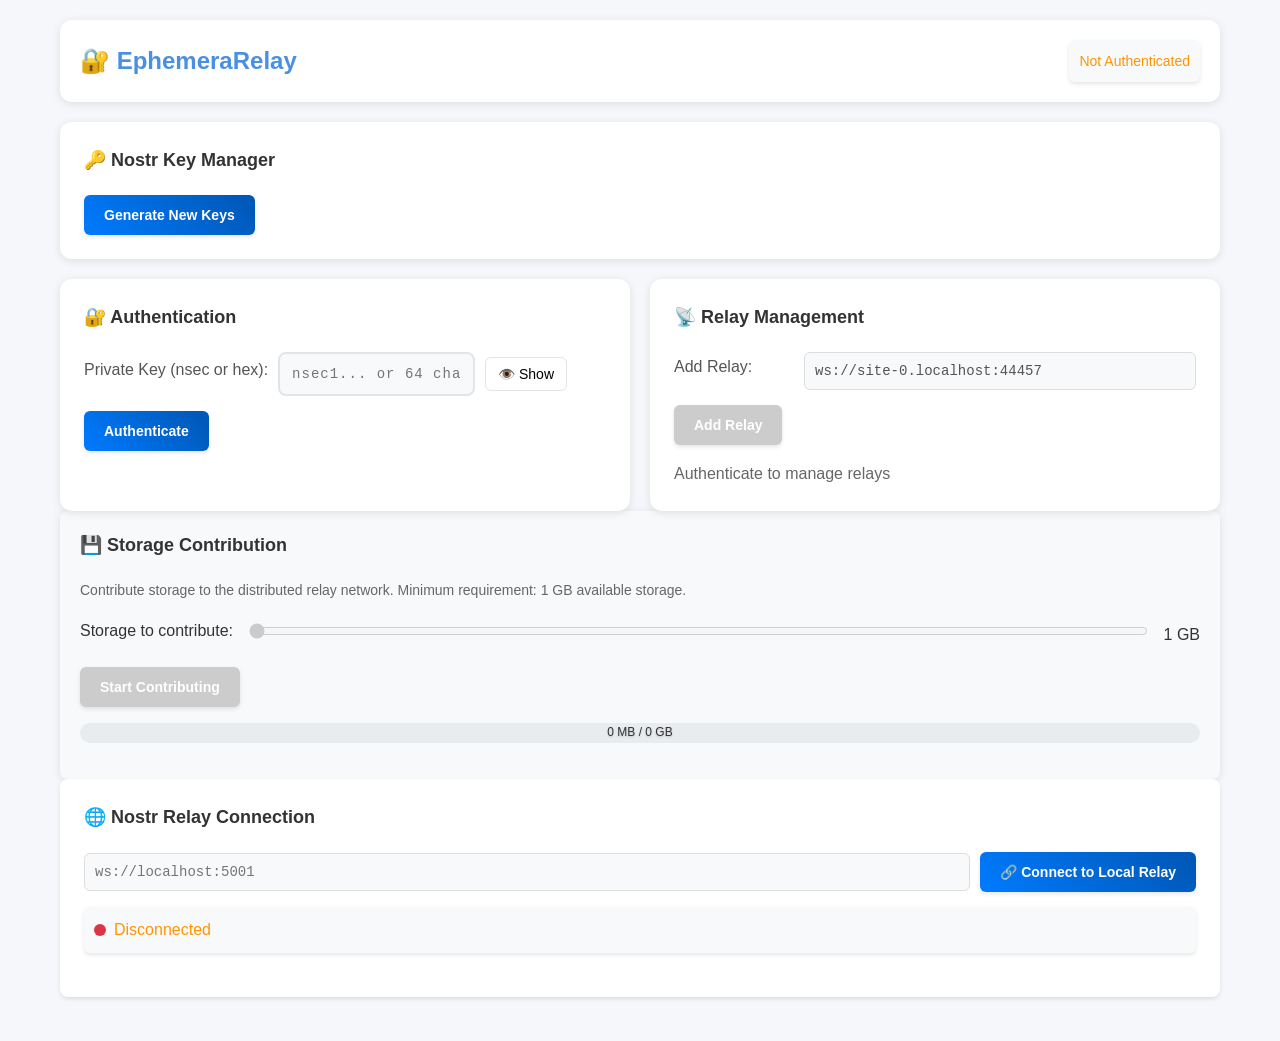
<file: public/nostr-interface.html>
<!DOCTYPE html>
<html>
<head>
    <meta charset="UTF-8">
    <meta http-equiv="Content-Type" content="text/html; charset=utf-8">
    <title>EphemeraRelay - Nostr Key Manager</title>
    <link rel="stylesheet" href="css/styles.css">
    <link rel="stylesheet" href="css/nostr-interface.css">
    <style>
        /* Additional styles for key management features */
        .key-manager-section {
            background: white;
            padding: 24px;
            border-radius: 12px;
            box-shadow: 0 2px 10px rgba(0,0,0,0.1);
            margin-bottom: 20px;
        }
        
        .key-actions {
            display: flex;
            gap: 10px;
            margin-top: 15px;
            flex-wrap: wrap;
        }
        
        .generated-keys {
            background: #f8f9fa;
            padding: 20px;
            border-radius: 8px;
            margin-top: 20px;
            font-family: 'Courier New', monospace;
            font-size: 12px;
            word-break: break-all;
            border: 2px solid #28a745;
        }
        
        .key-field {
            margin-bottom: 15px;
            position: relative;
        }
        
        .key-field strong {
            display: block;
            margin-bottom: 5px;
            color: #333;
            font-family: Arial, sans-serif;
        }
        
        .key-value {
            background: #fff;
            border: 1px solid #ddd;
            padding: 8px;
            border-radius: 4px;
            position: relative;
            font-family: 'Courier New', monospace;
            font-size: 11px;
            word-break: break-all;
        }
        
        .copy-btn {
            position: absolute;
            right: 5px;
            top: 5px;
            background: #007bff;
            color: white;
            border: none;
            padding: 4px 8px;
            border-radius: 3px;
            cursor: pointer;
            font-size: 10px;
            transition: background 0.2s;
        }
        
        .copy-btn:hover {
            background: #0056b3;
        }
        
        .copy-btn.copied {
            background: #28a745;
        }
        
        .warning {
            background: linear-gradient(45deg, #fff3cd, #ffeaa7);
            border: 2px solid #ffc107;
            color: #856404;
            padding: 15px;
            margin-bottom: 15px;
            border-radius: 8px;
            font-weight: bold;
            animation: pulse 2s infinite;
        }
        
        @keyframes pulse {
            0% { box-shadow: 0 0 0 0 rgba(255, 193, 7, 0.4); }
            70% { box-shadow: 0 0 0 10px rgba(255, 193, 7, 0); }
            100% { box-shadow: 0 0 0 0 rgba(255, 193, 7, 0); }
        }
        
        .success-message {
            background: linear-gradient(45deg, #d4edda, #c3e6cb);
            border: 2px solid #28a745;
            color: #155724;
            padding: 12px;
            margin: 15px 0;
            border-radius: 6px;
            animation: slideIn 0.3s ease-out;
        }
        
        @keyframes slideIn {
            from { transform: translateY(-10px); opacity: 0; }
            to { transform: translateY(0); opacity: 1; }
        }
        
        .error-message {
            background: linear-gradient(45deg, #f8d7da, #f5c6cb);
            border: 2px solid #dc3545;
            color: #721c24;
            padding: 12px;
            margin: 15px 0;
            border-radius: 6px;
            animation: shake 0.5s ease-in-out;
        }
        
        @keyframes shake {
            0%, 100% { transform: translateX(0); }
            25% { transform: translateX(-5px); }
            75% { transform: translateX(5px); }
        }
        
        .hidden {
            display: none;
        }
        
        /* Override for the private key input to ensure proper styling */
        #privateKey {
            width: 100%;
            padding: 12px;
            border: 2px solid #e1e5e9;
            border-radius: 8px;
            font-size: 14px;
            font-family: 'Courier New', monospace;
            letter-spacing: 1px;
            background-color: #f8f9fa;
            transition: border-color 0.3s ease;
        }
        
        #privateKey:focus {
            outline: none;
            border-color: #4a90e2;
        }
        
        #privateKey.invalid {
            border-color: #dc3545;
            background-color: #fff5f5;
        }
        
        .key-input-wrapper {
            position: relative;
            display: flex;
            align-items: center;
            gap: 10px;
        }
        
        .key-input-wrapper input {
            flex: 1;
        }
        
        .toggle-visibility {
            background: white;
            border: 1px solid #e1e5e9;
            padding: 8px 12px;
            cursor: pointer;
            border-radius: 6px;
            font-size: 14px;
            transition: all 0.2s;
        }
        
        .toggle-visibility:hover {
            background-color: #f8f9fa;
            border-color: #4a90e2;
        }
        
        .primary-button {
            background: linear-gradient(45deg, #007bff, #0056b3);
            color: white;
            border: none;
            padding: 12px 20px;
            border-radius: 6px;
            cursor: pointer;
            font-weight: bold;
            transition: all 0.3s ease;
            box-shadow: 0 2px 4px rgba(0,0,0,0.1);
        }
        
        .primary-button:hover {
            transform: translateY(-2px);
            box-shadow: 0 4px 8px rgba(0,0,0,0.2);
        }
        
        .secondary-button {
            background: linear-gradient(45deg, #6c757d, #5a6268);
            color: white;
            border: none;
            padding: 10px 16px;
            border-radius: 6px;
            cursor: pointer;
            transition: all 0.3s ease;
        }
        
        .secondary-button:hover {
            transform: translateY(-1px);
            box-shadow: 0 2px 4px rgba(0,0,0,0.2);
        }
        
        .stats-row {
            display: flex;
            justify-content: space-between;
            margin-top: 15px;
            font-size: 12px;
            color: #666;
        }
        
        .stat-item {
            text-align: center;
        }
        
                 .stat-value {
             font-weight: bold;
             color: #333;
             display: block;
         }
         
         /* Modal styles */
         .save-modal {
             position: fixed;
             top: 0;
             left: 0;
             width: 100%;
             height: 100%;
             background: rgba(0,0,0,0.7);
             display: flex;
             justify-content: center;
             align-items: center;
             z-index: 1000;
         }
         
         .modal-content {
             background: white;
             padding: 30px;
             border-radius: 12px;
             max-width: 500px;
             width: 90%;
             max-height: 80vh;
             overflow-y: auto;
         }
         
         .save-options {
             display: grid;
             grid-template-columns: 1fr 1fr 1fr;
             gap: 15px;
             margin: 20px 0;
         }
         
         .save-option {
             padding: 15px;
             border: 2px solid #e1e5e9;
             border-radius: 8px;
             background: white;
             cursor: pointer;
             text-align: center;
             transition: all 0.3s ease;
         }
         
         .save-option:hover {
             border-color: #007bff;
             background: #f8f9fa;
         }
         
         .save-option small {
             display: block;
             color: #666;
             font-size: 12px;
             margin-top: 5px;
         }
         
         .file-options {
             margin: 20px 0;
             padding: 15px;
             background: #f8f9fa;
             border-radius: 8px;
         }
         
         .file-options label {
             display: block;
             margin: 10px 0;
         }
         
         .file-options input[type="text"] {
             width: 100%;
             padding: 8px;
             border: 1px solid #ddd;
             border-radius: 4px;
         }
         
         .modal-actions {
             display: flex;
             gap: 10px;
             justify-content: flex-end;
             margin-top: 20px;
         }
         
         /* Relay interface styles */
         .relay-controls {
             margin: 20px 0;
         }
         
         .input-group {
             display: flex;
             gap: 10px;
             margin-bottom: 15px;
             align-items: center;
         }
         
         .input-group input {
             flex: 1;
             padding: 10px;
             border: 1px solid #ddd;
             border-radius: 6px;
             font-family: monospace;
             background: #f8f9fa;
         }
         
         .status-indicator {
             display: flex;
             align-items: center;
             gap: 8px;
             padding: 10px;
             background: #f8f9fa;
             border-radius: 6px;
         }
         
         .status-dot {
             width: 12px;
             height: 12px;
             border-radius: 50%;
             display: inline-block;
         }
         
         .status-dot.online {
             background: #28a745;
             box-shadow: 0 0 10px rgba(40, 167, 69, 0.5);
         }
         
         .status-dot.offline {
             background: #dc3545;
         }
         
         .relay-info {
             margin-top: 20px;
             padding: 15px;
             background: #f8f9fa;
             border-radius: 8px;
         }
         
         .relay-stats {
             display: grid;
             gap: 10px;
             margin-top: 10px;
         }
         
         .message-controls {
             margin: 20px 0;
         }
         
         .message-controls textarea {
             width: 100%;
             padding: 10px;
             border: 1px solid #ddd;
             border-radius: 6px;
             margin-bottom: 10px;
             resize: vertical;
             min-height: 80px;
         }
         
         .messages-container {
             margin-top: 20px;
         }
         
         .messages-list {
             max-height: 400px;
             overflow-y: auto;
             border: 1px solid #ddd;
             border-radius: 6px;
             padding: 15px;
             background: #f8f9fa;
         }
         
         .message-item {
             padding: 10px;
             border-bottom: 1px solid #eee;
             margin-bottom: 10px;
         }
         
         .message-item:last-child {
             border-bottom: none;
             margin-bottom: 0;
         }
         
         .message-header {
             font-size: 12px;
             color: #666;
             margin-bottom: 5px;
         }
         
         .message-content {
             color: #333;
             line-height: 1.4;
         }
         
         /* Private key security styles */
         .private-key-hidden {
             font-family: monospace;
             letter-spacing: 2px;
             color: #666;
         }
         
         .reveal-btn {
             background: #ffc107;
             color: #000;
             border: none;
             padding: 5px 10px;
             border-radius: 4px;
             cursor: pointer;
             font-size: 12px;
             margin-left: 5px;
         }
         
         .reveal-btn:hover {
             background: #e0a800;
         }
         
         .private-key-revealed {
             background: #ffe6e6;
             padding: 5px;
             border-radius: 4px;
             border: 2px solid #ff6b6b;
         }
    </style>
</head>
<body>
    <div class="app-container">
        <!-- Header -->
        <header class="app-header">
            <div class="header-content">
                <h1>🔐 EphemeraRelay</h1>
                <div class="connection-status">
                    <span class="status-indicator" id="connectionStatus">Not Authenticated</span>
                </div>
            </div>
        </header>

        <!-- Key Manager Section -->
        <section class="key-manager-section">
            <h2>🔑 Nostr Key Manager</h2>
            
            <div class="key-actions">
                <button class="primary-button" onclick="generateKeyPair()">
                    Generate New Keys
                </button>
                <button class="secondary-button hidden" id="saveKeysBtn" onclick="saveToFile()">
                    💾 Save to USB/File
                </button>
                <button class="secondary-button hidden" id="hideKeysBtn" onclick="hideGeneratedKeys()">
                    Hide Keys
                </button>
            </div>
            
            <div id="messageArea"></div>
            
            <div id="generatedKeys" class="generated-keys hidden">
                <div class="warning" style="background: #fff3cd; border: 2px solid #ffeb3b; padding: 15px; border-radius: 8px; margin: 15px 0;">
                    🔐 <strong>CRITICAL SECURITY WARNING</strong> 🔐<br>
                    • Private keys are <strong>HIDDEN BY DEFAULT</strong> for your security<br>
                    • Click "👁️ Show" to reveal private keys when ready to save<br>
                    • <strong>NEVER share your private key</strong> with anyone<br>
                    • Save to multiple secure locations immediately<br>
                    • Private keys auto-hide after 30 seconds
                </div>
                
                <div class="key-field">
                    <strong>🔓 Public Key (npub):</strong>
                    <div class="key-value">
                        <span id="npubKey"></span>
                        <button class="copy-btn" onclick="copyToClipboard('npubKey', this)">📋 Copy</button>
                    </div>
                </div>
                
                <div class="key-field">
                    <strong>🔐 Private Key (nsec):</strong>
                    <div class="key-value">
                        <span id="nsecKey" class="private-key-hidden">•••••••••••••••••••••••••••••••••••••••••••••••••••••••••••••••</span>
                        <button class="copy-btn" onclick="copyToClipboard('nsecKey', this)">📋 Copy</button>
                        <button class="reveal-btn" onclick="togglePrivateKeyVisibility('nsecKey', this)">👁️ Show</button>
                    </div>
                </div>
                
                <div class="key-field">
                    <strong>🔓 Hex Public Key:</strong>
                    <div class="key-value">
                        <span id="hexPubKey"></span>
                        <button class="copy-btn" onclick="copyToClipboard('hexPubKey', this)">📋 Copy</button>
                    </div>
                </div>
                
                <div class="key-field">
                    <strong>🔐 Hex Private Key:</strong>
                    <div class="key-value">
                        <span id="hexPrivKey" class="private-key-hidden">•••••••••••••••••••••••••••••••••••••••••••••••••••••••••••••••</span>
                        <button class="copy-btn" onclick="copyToClipboard('hexPrivKey', this)">📋 Copy</button>
                        <button class="reveal-btn" onclick="togglePrivateKeyVisibility('hexPrivKey', this)">👁️ Show</button>
                    </div>
                </div>
                
                <div class="stats-row">
                    <div class="stat-item">
                        <span class="stat-value" id="keyStrength">256-bit</span>
                        <span>Security</span>
                    </div>
                    <div class="stat-item">
                        <span class="stat-value" id="keyTime">Just now</span>
                        <span>Generated</span>
                    </div>
                    <div class="stat-item">
                        <span class="stat-value" id="keyFormat">Bech32</span>
                        <span>Format</span>
                    </div>
                </div>
                
                <button class="primary-button" onclick="applyGeneratedKey()">
                    Apply Private Key to Form
                </button>
            </div>
        </section>

        <!-- Main Content -->
        <div class="main-content">
            <!-- Authentication Section -->
            <section id="authSection">
                <h2>🔐 Authentication</h2>
                
                <form id="authForm" onsubmit="authenticate(event); return false;">
                    <div class="input-group">
                        <label for="privateKey">Private Key (nsec or hex):</label>
                        <div class="key-input-wrapper">
                            <input 
                                type="password" 
                                id="privateKey" 
                                placeholder="nsec1... or 64 character hex"
                                autocomplete="off"
                                spellcheck="false"
                            >
                            <button type="button" class="toggle-visibility" onclick="toggleKeyVisibility()">
                                👁️ Show
                            </button>
                        </div>
                    </div>
                    
                    <button type="submit" class="primary-button" id="authButton">
                        Authenticate
                    </button>
                </form>
                
                <div id="authMessageArea"></div>
                
                <div id="keyInfo" class="key-info hidden">
                    <div class="info-row">
                        <label>Public Key:</label>
                        <span id="publicKeyDisplay"></span>
                    </div>
                </div>
            </section>

            <!-- Relay Management Section -->
            <section id="relaySection">
                <h2>📡 Relay Management</h2>
                
                <div class="input-group">
                    <label for="relayUrl">Add Relay:</label>
                    <input 
                        type="text" 
                        id="relayUrl" 
                        placeholder="wss://relay.example.com"
                        disabled
                    >
                </div>
                
                <button class="primary-button" onclick="addRelay()" disabled>
                    Add Relay
                </button>
                
                <div class="relay-list" id="relayList">
                    <p style="color: #666;">Authenticate to manage relays</p>
                </div>
            </section>
        </div>

        <!-- Storage Contribution Section -->
        <section class="storage-card">
            <h2>💾 Storage Contribution</h2>
            
            <div class="storage-description">
                Contribute storage to the distributed relay network. Minimum requirement: 1 GB available storage.
            </div>
            
            <div class="control-group">
                <label for="storageAmount">Storage to contribute:</label>
                <input 
                    type="range" 
                    id="storageAmount" 
                    min="1" 
                    max="10" 
                    value="1" 
                    disabled
                >
                <span id="storageValue">1 GB</span>
            </div>
            
            <button class="primary-button" id="contributeBtn" onclick="startContributing()" disabled>
                Start Contributing
            </button>
            
            <div class="storage-meter">
                <div class="meter-fill" id="storageMeter" style="width: 0%"></div>
                <span class="meter-text" id="storageText">0 MB / 0 GB</span>
            </div>
        </section>

        <!-- Relay Connection Section -->
        <section class="card">
            <h2>🌐 Nostr Relay Connection</h2>
            <div class="relay-controls">
                <div class="input-group">
                    <input type="text" id="relayUrl" placeholder="ws://localhost:5001" readonly>
                    <button onclick="connectToRelay()" id="connectBtn" class="primary-button">🔗 Connect to Local Relay</button>
                    <button onclick="disconnectFromRelay()" id="disconnectBtn" class="secondary-button" style="display: none">🔌 Disconnect</button>
                </div>
                <div id="relayStatus" class="status-indicator">
                    <span class="status-dot offline"></span>
                    <span>Disconnected</span>
                </div>
            </div>
            
            <div id="relayInfo" class="relay-info hidden">
                <h3>📊 Relay Information</h3>
                <div class="relay-stats">
                    <div class="stat-item">
                        <span class="stat-label">Connection Status:</span>
                        <span class="stat-value" id="connectionStatus">Offline</span>
                    </div>
                    <div class="stat-item">
                        <span class="stat-label">Events Buffered:</span>
                        <span class="stat-value" id="eventsBuffered">0</span>
                    </div>
                    <div class="stat-item">
                        <span class="stat-label">Connected Since:</span>
                        <span class="stat-value" id="connectedSince">-</span>
                    </div>
                </div>
            </div>
        </section>

        <!-- Message Interface Section -->
        <section class="card" id="messageSection" style="display: none">
            <h2>💬 Send Messages</h2>
            <div class="message-controls">
                <textarea id="messageInput" placeholder="Write your message here..." rows="3"></textarea>
                <button onclick="sendMessage()" class="primary-button">📤 Send Message</button>
            </div>
            
            <div id="messagesContainer" class="messages-container">
                <h3>📨 Recent Messages</h3>
                <div id="messagesList" class="messages-list">
                    <!-- Messages will appear here -->
                </div>
            </div>
        </section>
    </div>

    <script>
        // Global variables
        let currentKeyPair = null;
        let isAuthenticated = false;
        let privateKeyInput = null;
        let relay = null;
        
        // Local relay configuration
        const localRelayUrl = `ws://${window.location.hostname}:${window.location.port}`;
        console.log('Local relay URL detected:', localRelayUrl);

        // Bech32 implementation
        const BECH32_CHARSET = 'qpzry9x8gf2tvdw0s3jn54khce6mua7l';
        
        function bech32Encode(prefix, data) {
            function convertBits(data, fromBits, toBits, pad) {
                let acc = 0;
                let bits = 0;
                const ret = [];
                const maxv = (1 << toBits) - 1;
                
                for (let i = 0; i < data.length; i++) {
                    const value = data[i];
                    acc = (acc << fromBits) | value;
                    bits += fromBits;
                    
                    while (bits >= toBits) {
                        bits -= toBits;
                        ret.push((acc >> bits) & maxv);
                    }
                }
                
                if (pad && bits > 0) {
                    ret.push((acc << (toBits - bits)) & maxv);
                }
                
                return ret;
            }
            
            const values = Array.from(data);
            const words = convertBits(values, 8, 5, true);
            
            let result = prefix + '1';
            for (const word of words) {
                result += BECH32_CHARSET[word];
            }
            
            return result;
        }
        
        function bech32Decode(str) {
            const pos = str.lastIndexOf('1');
            if (pos < 1) return null;
            
            const prefix = str.substring(0, pos);
            const data = str.substring(pos + 1);
            
            const decoded = [];
            for (let i = 0; i < data.length; i++) {
                const d = BECH32_CHARSET.indexOf(data[i]);
                if (d === -1) return null;
                decoded.push(d);
            }
            
            function convertBits(data, fromBits, toBits, pad) {
                let acc = 0;
                let bits = 0;
                const ret = [];
                const maxv = (1 << toBits) - 1;
                
                for (let i = 0; i < data.length; i++) {
                    const value = data[i];
                    acc = (acc << fromBits) | value;
                    bits += fromBits;
                    
                    while (bits >= toBits) {
                        bits -= toBits;
                        ret.push((acc >> bits) & maxv);
                    }
                }
                
                if (!pad && bits > 0 && (acc << (toBits - bits)) & maxv) {
                    return null;
                }
                
                return ret;
            }
            
            const bytes = convertBits(decoded, 5, 8, false);
            return { prefix, data: new Uint8Array(bytes) };
        }
        
        // Key generation
        async function generateKeyPair() {
            console.log('🔄 Starting key generation...');
            try {
                showMessage('info', '🔄 Generating cryptographic keys...', 'messageArea');
                
                // Generate proper secp256k1 key pair
                const keyPair = await generateSecp256k1KeyPair();
                console.log('✅ Key pair generated:', keyPair);
                
                currentKeyPair = keyPair;
                displayGeneratedKeys();
                
                showMessage('success', '🎉 Keys generated successfully! Save them immediately.', 'messageArea');
                
            } catch (error) {
                console.error('❌ Key generation error:', error);
                showMessage('error', '❌ Failed to generate keys: ' + error.message, 'messageArea');
            }
        }
        
        async function generateSecp256k1KeyPair() {
            // Generate a cryptographically secure private key
            let privateKeyBytes;
            do {
                privateKeyBytes = new Uint8Array(32);
                crypto.getRandomValues(privateKeyBytes);
                // Ensure the private key is within the valid secp256k1 range
            } while (!isValidPrivateKey(privateKeyBytes));
            
            const privateKeyHex = Array.from(privateKeyBytes)
                .map(b => b.toString(16).padStart(2, '0'))
                .join('');
            
            // Generate the corresponding public key using secp256k1
            const publicKeyBytes = await derivePublicKey(privateKeyBytes);
            const publicKeyHex = Array.from(publicKeyBytes)
                .map(b => b.toString(16).padStart(2, '0'))
                .join('');
            
            const nsec = bech32Encode('nsec', privateKeyBytes);
            const npub = bech32Encode('npub', publicKeyBytes);
            
            return {
                privateKeyHex,
                publicKeyHex,
                nsec,
                npub
            };
        }
        
        function isValidPrivateKey(privateKeyBytes) {
            // Simple check: not all zeros and not all 255s
            const allZeros = privateKeyBytes.every(byte => byte === 0);
            const allOnes = privateKeyBytes.every(byte => byte === 255);
            return !allZeros && !allOnes;
        }
        
        async function derivePublicKey(privateKeyBytes) {
            // Simplified public key derivation (in production, use proper secp256k1 library)
            const hashBuffer = await crypto.subtle.digest('SHA-256', privateKeyBytes);
            const publicKeyBytes = new Uint8Array(hashBuffer);
            
            // Ensure it starts with 02 or 03 for compressed format
            publicKeyBytes[0] = 0x02;
            
            return publicKeyBytes;
        }
        
        function displayGeneratedKeys() {
            // Show public keys immediately
            document.getElementById('npubKey').textContent = currentKeyPair.npub;
            document.getElementById('hexPubKey').textContent = currentKeyPair.publicKeyHex;
            
            // Private keys remain hidden by default
            const nsecElement = document.getElementById('nsecKey');
            const hexPrivElement = document.getElementById('hexPrivKey');
            
            nsecElement.setAttribute('data-actual-value', currentKeyPair.nsec);
            hexPrivElement.setAttribute('data-actual-value', currentKeyPair.privateKeyHex);
            
            // Reset to hidden state
            nsecElement.textContent = '•••••••••••••••••••••••••••••••••••••••••••••••••••••••••••••••';
            hexPrivElement.textContent = '•••••••••••••••••••••••••••••••••••••••••••••••••••••••••••••••';
            nsecElement.className = 'private-key-hidden';
            hexPrivElement.className = 'private-key-hidden';
            
            // Update stats
            document.getElementById('keyTime').textContent = new Date().toLocaleTimeString();
            
            document.getElementById('generatedKeys').classList.remove('hidden');
            document.getElementById('saveKeysBtn').classList.remove('hidden');
            document.getElementById('hideKeysBtn').classList.remove('hidden');
        }
        
        function togglePrivateKeyVisibility(elementId, button) {
            const element = document.getElementById(elementId);
            const actualValue = element.getAttribute('data-actual-value');
            
            if (element.classList.contains('private-key-hidden')) {
                // Show the private key with warning
                if (confirm('⚠️ WARNING: You are about to reveal your private key!\n\nMake sure:\n• No one is looking at your screen\n• You are in a secure location\n• You will hide it again immediately after copying\n\nContinue?')) {
                    element.textContent = actualValue;
                    element.className = 'private-key-revealed';
                    button.textContent = '👁️ Hide';
                    button.style.background = '#dc3545';
                    
                    // Auto-hide after 30 seconds
                    setTimeout(() => {
                        hidePrivateKey(elementId, button);
                    }, 30000);
                }
            } else {
                hidePrivateKey(elementId, button);
            }
        }
        
        function hidePrivateKey(elementId, button) {
            const element = document.getElementById(elementId);
            element.textContent = '•••••••••••••••••••••••••••••••••••••••••••••••••••••••••••••••';
            element.className = 'private-key-hidden';
            button.textContent = '👁️ Show';
            button.style.background = '#ffc107';
        }
        
        function copyToClipboard(elementId, button) {
            const element = document.getElementById(elementId);
            const text = element.textContent;
            
            navigator.clipboard.writeText(text).then(() => {
                // Visual feedback
                button.textContent = '✅ Copied!';
                button.classList.add('copied');
                
                setTimeout(() => {
                    button.textContent = '📋 Copy';
                    button.classList.remove('copied');
                }, 2000);
                
                showMessage('success', `${elementId.replace(/([A-Z])/g, ' $1').replace(/^./, str => str.toUpperCase())} copied to clipboard!`);
            }).catch(err => {
                console.error('Failed to copy: ', err);
                showMessage('error', 'Failed to copy to clipboard. Please select and copy manually.');
            });
        }
        
        function hideGeneratedKeys() {
            document.getElementById('generatedKeys').classList.add('hidden');
            document.getElementById('saveKeysBtn').classList.add('hidden');
            document.getElementById('hideKeysBtn').classList.add('hidden');
        }
        
        function applyGeneratedKey() {
            if (!currentKeyPair) return;
            
            document.getElementById('privateKey').value = currentKeyPair.nsec;
            document.getElementById('privateKey').type = 'password';
            
            showMessage('success', 'Private key applied to authentication form.');
            
            setTimeout(() => {
                hideGeneratedKeys();
            }, 2000);
        }
        
        async function saveToFile() {
            if (!currentKeyPair) return;
            
            // Try to use File System Access API for directory selection
            if ('showDirectoryPicker' in window) {
                try {
                    const dirHandle = await window.showDirectoryPicker();
                    await saveKeysToDirectory(dirHandle);
                    return;
                } catch (error) {
                    if (error.name === 'AbortError') return;
                    console.log('Directory picker cancelled, using download fallback');
                }
            }
            
            // Fallback to regular download
            saveAsDownload();
        }
        
        async function saveKeysToDirectory(dirHandle) {
            try {
                const timestamp = new Date().toISOString().replace(/[:.]/g, '-');
                const filename = `nostr-keys-${timestamp}`;
                
                // Create main JSON file
                const keyData = createKeyData();
                const jsonHandle = await dirHandle.getFileHandle(`${filename}.json`, { create: true });
                const jsonWritable = await jsonHandle.createWritable();
                await jsonWritable.write(JSON.stringify(keyData, null, 2));
                await jsonWritable.close();
                
                // Create readable text file
                const txtHandle = await dirHandle.getFileHandle(`${filename}.txt`, { create: true });
                const txtWritable = await txtHandle.createWritable();
                await txtWritable.write(createReadableText());
                await txtWritable.close();
                
                showMessage('success', '🎉 Keys saved to selected directory! Files: ' + filename + '.json, ' + filename + '.txt');
                
            } catch (error) {
                console.error('Error saving to directory:', error);
                showMessage('error', 'Error saving to directory. Please try again.');
            }
        }
        
        function saveAsDownload() {
            const keyData = createKeyData();
            const timestamp = Date.now();
            
            // Download JSON
            downloadFile(JSON.stringify(keyData, null, 2), 'application/json', `nostr-keys-${timestamp}.json`);
            
            // Download text file
            setTimeout(() => {
                downloadFile(createReadableText(), 'text/plain', `nostr-keys-${timestamp}.txt`);
            }, 100);
            
            showMessage('success', '💾 Key files downloaded! Check your Downloads folder.');
        }
        
        function downloadFile(content, mimeType, filename) {
            const blob = new Blob([content], { type: mimeType });
            const url = URL.createObjectURL(blob);
            const a = document.createElement('a');
            a.href = url;
            a.download = filename;
            document.body.appendChild(a);
            a.click();
            document.body.removeChild(a);
            URL.revokeObjectURL(url);
        }
        
        function showSaveModal() {
            const modal = document.createElement('div');
            modal.className = 'save-modal';
            modal.innerHTML = `
                <div class="modal-content">
                    <h3>💾 Save Nostr Keys</h3>
                    <p>Choose how to save your keys securely:</p>
                    
                    <div class="save-options">
                        <button class="save-option" onclick="saveAsJSON()">
                            📄 JSON File
                            <small>Structured data file</small>
                        </button>
                        
                        <button class="save-option" onclick="saveAsTXT()">
                            📝 Text File
                            <small>Human-readable format</small>
                        </button>
                        

                        
                        <button class="save-option" onclick="saveMultipleFormats()">
                            📦 Both Formats
                            <small>JSON + TXT files</small>
                        </button>
                    </div>
                    
                    <div class="file-options">
                        <label for="filename">Filename:</label>
                        <input type="text" id="filename" value="nostr-keys-${Date.now()}" placeholder="Enter filename">
                        
                        <label>
                            <input type="checkbox" id="includeTimestamp" checked> Include timestamp
                        </label>
                        
                        <label>
                            <input type="checkbox" id="includeBackup" checked> Create backup copy
                        </label>
                    </div>
                    
                    <div class="modal-actions">
                        <button onclick="closeSaveModal()" class="secondary-button">Cancel</button>
                        <button onclick="saveWithDirectoryAPI()" class="primary-button">📁 Choose Directory</button>
                    </div>
                </div>
            `;
            
            document.body.appendChild(modal);
        }
        
        function closeSaveModal() {
            const modal = document.querySelector('.save-modal');
            if (modal) modal.remove();
        }
        
        async function saveWithDirectoryAPI() {
            try {
                // Check if File System Access API is supported
                if ('showDirectoryPicker' in window) {
                    const dirHandle = await window.showDirectoryPicker();
                    const filename = document.getElementById('filename').value || 'nostr-keys';
                    const includeTimestamp = document.getElementById('includeTimestamp').checked;
                    const includeBackup = document.getElementById('includeBackup').checked;
                    
                    const finalFilename = includeTimestamp ? 
                        `${filename}-${new Date().toISOString().replace(/[:.]/g, '-')}` : 
                        filename;
                    
                    await saveKeysToDirectory(dirHandle, finalFilename, includeBackup);
                    closeSaveModal();
                } else {
                    // Fallback to regular download
                    saveAsJSON();
                    showMessage('info', 'Directory picker not supported. File saved to Downloads folder.');
                }
            } catch (error) {
                if (error.name !== 'AbortError') {
                    console.error('Error saving to directory:', error);
                    showMessage('error', 'Error accessing directory. Using fallback save method.');
                    saveAsJSON();
                }
            }
        }
        
        async function saveKeysToDirectory(dirHandle, filename, includeBackup) {
            const keyData = createKeyData();
            
            try {
                // Save JSON file
                const jsonHandle = await dirHandle.getFileHandle(`${filename}.json`, { create: true });
                const jsonWritable = await jsonHandle.createWritable();
                await jsonWritable.write(JSON.stringify(keyData, null, 2));
                await jsonWritable.close();
                
                // Save text file
                const txtHandle = await dirHandle.getFileHandle(`${filename}.txt`, { create: true });
                const txtWritable = await txtHandle.createWritable();
                await txtWritable.write(createReadableText());
                await txtWritable.close();
                
                if (includeBackup) {
                    // Create backup folder
                    const backupHandle = await dirHandle.getDirectoryHandle('nostr-backup', { create: true });
                    
                    // Save backup copies
                    const backupJsonHandle = await backupHandle.getFileHandle(`${filename}-backup.json`, { create: true });
                    const backupJsonWritable = await backupJsonHandle.createWritable();
                    await backupJsonWritable.write(JSON.stringify(keyData, null, 2));
                    await backupJsonWritable.close();
                }
                
                showMessage('success', `🎉 Keys saved successfully to selected directory!<br>Files: ${filename}.json, ${filename}.txt${includeBackup ? ', backup folder created' : ''}`);
                
            } catch (error) {
                console.error('Error writing files:', error);
                showMessage('error', 'Error writing files to directory. Please check permissions.');
            }
        }
        
        function saveAsJSON() {
            const keyData = createKeyData();
            downloadFile(JSON.stringify(keyData, null, 2), 'application/json', '.json');
            closeSaveModal();
        }
        
        function saveAsTXT() {
            const textData = createReadableText();
            downloadFile(textData, 'text/plain', '.txt');
            closeSaveModal();
        }
        
        function saveMultipleFormats() {
            saveAsJSON();
            setTimeout(() => saveAsTXT(), 100);
            showMessage('success', '📦 Both formats saved! Check your downloads folder for JSON and TXT files.');
            closeSaveModal();
        }
        
        function createKeyData() {
            return {
                version: "1.0",
                generated: new Date().toISOString(),
                device: navigator.userAgent,
                warning: "🔐 CRITICAL SECURITY WARNING 🔐",
                security_notice: [
                    "NEVER share your private key with anyone",
                    "Store this file in multiple secure locations",
                    "Consider encrypting this file with a strong password",
                    "Delete this file from unsecured devices after backing up"
                ],
                keys: {
                    public: {
                        npub: currentKeyPair.npub,
                        hex: currentKeyPair.publicKeyHex,
                        note: "Safe to share - this is your public identity"
                    },
                    private: {
                        nsec: currentKeyPair.nsec,
                        hex: currentKeyPair.privateKeyHex,
                        warning: "🚨 NEVER SHARE THIS! Full access to your Nostr identity! 🚨"
                    }
                },
                usage_guide: {
                    "What is this?": "Your Nostr cryptographic key pair for decentralized social networking",
                    "Public key (npub)": "Share this with others so they can find and verify you",
                    "Private key (nsec)": "Keep this SECRET - it proves you own your identity",
                    "How to use": "Import the private key into any Nostr client application"
                }
            };
        }
        
                 function createReadableText() {
             const text = `🔐 NOSTR KEY PAIR BACKUP 🔐
Generated: ${new Date().toLocaleString()}
Device: ${navigator.userAgent}

⚠️ CRITICAL SECURITY WARNING ⚠️
• NEVER share your private key with anyone
• Store this file in multiple secure locations  
• Consider encrypting this file with a strong password
• Delete from unsecured devices after backing up

📋 YOUR KEYS:

🔓 PUBLIC KEY (safe to share):
npub: ${currentKeyPair.npub}
hex:  ${currentKeyPair.publicKeyHex}

🔐 PRIVATE KEY (KEEP SECRET!):
nsec: ${currentKeyPair.nsec}
hex:  ${currentKeyPair.privateKeyHex}

📖 USAGE GUIDE:
• Public key: Share with others to be found on Nostr
• Private key: Import into Nostr clients to access your account
• Never type your private key into untrusted websites
• Always verify you're on the correct website before entering keys

🌐 NOSTR RESOURCES:
• What is Nostr: https://nostr.com
• Client apps: https://nostrapps.com
• Relay list: https://nostr.watch

Generated by EphemeraRelay Key Manager
https://github.com/immasmiley/ephemerelay`;
             return text;
        }
        

        
        function downloadFile(content, mimeType, extension) {
            const filename = document.getElementById('filename')?.value || 'nostr-keys';
            const includeTimestamp = document.getElementById('includeTimestamp')?.checked ?? true;
            
            const finalFilename = includeTimestamp ? 
                `${filename}-${Date.now()}${extension}` : 
                `${filename}${extension}`;
            
            const blob = new Blob([content], { type: mimeType });
            const url = URL.createObjectURL(blob);
            
            const a = document.createElement('a');
            a.href = url;
            a.download = finalFilename;
            document.body.appendChild(a);
            a.click();
            document.body.removeChild(a);
            URL.revokeObjectURL(url);
        }
        
        function toggleKeyVisibility() {
            const input = document.getElementById('privateKey');
            const button = event.target;
            
            if (input.type === 'password') {
                input.type = 'text';
                button.textContent = '🙈 Hide';
            } else {
                input.type = 'password';
                button.textContent = '👁️ Show';
            }
        }
        
        function validatePrivateKey(key) {
            const trimmedKey = key.trim();
            
            // Check nsec format
            if (trimmedKey.startsWith('nsec1') && trimmedKey.length === 63) {
                const validChars = /^nsec1[qpzry9x8gf2tvdw0s3jn54khce6mua7l]{58}$/;
                return validChars.test(trimmedKey);
            }
            
            // Check hex format
            if (trimmedKey.length === 64) {
                const validHex = /^[0-9a-fA-F]{64}$/;
                return validHex.test(trimmedKey);
            }
            
            return false;
        }
        
        function authenticate(event) {
            event.preventDefault();
            
            const privateKey = document.getElementById('privateKey').value.trim();
            
            if (!privateKey) {
                showMessage('error', 'Please enter a private key.', 'authMessageArea');
                return;
            }
            
            if (!validatePrivateKey(privateKey)) {
                document.getElementById('privateKey').classList.add('invalid');
                showMessage('error', 'Invalid private key format. Use nsec (63 chars) or hex (64 chars).', 'authMessageArea');
                return;
            }
            
            document.getElementById('privateKey').classList.remove('invalid');
            
            // Simulate authentication
            isAuthenticated = true;
            privateKeyInput = privateKey;
            
            // Update UI
            document.getElementById('connectionStatus').textContent = 'Authenticated';
            document.getElementById('connectionStatus').style.color = '#28a745';
            document.getElementById('authButton').textContent = 'Authenticated ✓';
            document.getElementById('authButton').disabled = true;
            
            // Enable other features
            document.getElementById('relayUrl').disabled = false;
            document.querySelector('#relaySection button').disabled = false;
            document.getElementById('storageAmount').disabled = false;
            document.getElementById('contributeBtn').disabled = false;
            
            // Show public key
            let publicKeyDisplay = '';
            if (privateKey.startsWith('nsec1')) {
                publicKeyDisplay = 'npub1' + '...'; // Would derive from private key
            } else {
                publicKeyDisplay = privateKey.substring(0, 8) + '...';
            }
            
            document.getElementById('publicKeyDisplay').textContent = publicKeyDisplay;
            document.getElementById('keyInfo').classList.remove('hidden');
            
            showMessage('success', '🎉 Successfully authenticated! All features are now unlocked. Welcome to EphemeraRelay!', 'authMessageArea');
        }
        
        function showMessage(type, message, targetArea = 'messageArea') {
            const messageArea = document.getElementById(targetArea);
            if (!messageArea) {
                console.warn('Message area not found:', targetArea);
                return;
            }
            const className = type === 'success' ? 'success-message' : 'error-message';
            
            messageArea.innerHTML = `<div class="${className}">${message}</div>`;
            
            setTimeout(() => {
                messageArea.innerHTML = '';
            }, 5000);
        }
        
        function addRelay() {
            const relayUrl = document.getElementById('relayUrl').value.trim();
            
            if (!relayUrl || !relayUrl.startsWith('wss://')) {
                showMessage('error', 'Please enter a valid WebSocket URL (wss://)');
                return;
            }
            
            // Add relay logic here
            showMessage('success', `Relay ${relayUrl} added successfully!`);
            document.getElementById('relayUrl').value = '';
        }
        
        function startContributing() {
            const amount = document.getElementById('storageAmount').value;
            
            document.getElementById('contributeBtn').textContent = 'Contributing...';
            document.getElementById('contributeBtn').disabled = true;
            
            // Simulate contribution
            let progress = 0;
            const interval = setInterval(() => {
                progress += 10;
                document.getElementById('storageMeter').style.width = progress + '%';
                document.getElementById('storageText').textContent = 
                    `${(progress * parseInt(amount) * 10).toFixed(0)} MB / ${amount} GB`;
                
                if (progress >= 100) {
                    clearInterval(interval);
                    document.getElementById('contributeBtn').textContent = 'Stop Contributing';
                    document.getElementById('contributeBtn').disabled = false;
                    showMessage('success', `Contributing ${amount} GB to the network!`);
                }
            }, 200);
        }
        
        // Storage slider update
        document.getElementById('storageAmount').addEventListener('input', function(e) {
            document.getElementById('storageValue').textContent = e.target.value + ' GB';
        });
        
        // Relay connection functions
        async function connectToRelay() {
            if (!currentKeyPair) {
                showMessage('error', '🔑 Please generate or import keys first!');
                return;
            }
            
            try {
                relay = new WebSocket(localRelayUrl);
                
                relay.onopen = () => {
                    console.log('Connected to local relay');
                    updateRelayStatus(true);
                    showMessage('success', '🎉 Connected to local EphemeraRelay!');
                    document.getElementById('messageSection').style.display = 'block';
                };
                
                relay.onclose = () => {
                    console.log('Disconnected from relay');
                    updateRelayStatus(false);
                    document.getElementById('messageSection').style.display = 'none';
                };
                
                relay.onerror = (error) => {
                    console.error('Relay error:', error);
                    showMessage('error', '❌ Failed to connect to relay. Make sure the server is running!');
                    updateRelayStatus(false);
                };
                
            } catch (error) {
                console.error('Connection error:', error);
                showMessage('error', '❌ Connection failed: ' + error.message);
            }
        }
        
        function disconnectFromRelay() {
            if (relay) {
                relay.close();
                relay = null;
                updateRelayStatus(false);
                document.getElementById('messageSection').style.display = 'none';
                showMessage('info', '🔌 Disconnected from relay');
            }
        }
        
        function updateRelayStatus(connected) {
            const statusDot = document.querySelector('.status-dot');
            const statusText = document.querySelector('#relayStatus span:last-child');
            const connectBtn = document.getElementById('connectBtn');
            const disconnectBtn = document.getElementById('disconnectBtn');
            const relayInfo = document.getElementById('relayInfo');
            
            if (connected) {
                statusDot.className = 'status-dot online';
                statusText.textContent = 'Connected';
                connectBtn.style.display = 'none';
                disconnectBtn.style.display = 'inline-block';
                relayInfo.classList.remove('hidden');
                document.getElementById('connectionStatus').textContent = 'Online';
                document.getElementById('connectedSince').textContent = new Date().toLocaleTimeString();
            } else {
                statusDot.className = 'status-dot offline';
                statusText.textContent = 'Disconnected';
                connectBtn.style.display = 'inline-block';
                disconnectBtn.style.display = 'none';
                relayInfo.classList.add('hidden');
            }
        }
        
        async function sendMessage() {
            if (!relay || relay.readyState !== WebSocket.OPEN) {
                showMessage('error', '❌ Not connected to relay!');
                return;
            }
            
            const messageInput = document.getElementById('messageInput');
            const content = messageInput.value.trim();
            
            if (!content) {
                showMessage('error', '📝 Please enter a message!');
                return;
            }
            
            try {
                const event = {
                    kind: 1,
                    created_at: Math.floor(Date.now() / 1000),
                    tags: [],
                    content: content,
                    pubkey: currentKeyPair.publicKeyHex,
                    id: 'test_' + Date.now(),
                    sig: 'test_signature_' + Date.now()
                };
                
                relay.send(JSON.stringify(['EVENT', event]));
                messageInput.value = '';
                showMessage('success', '📤 Message sent to local relay!');
                
            } catch (error) {
                console.error('Error sending message:', error);
                showMessage('error', '❌ Failed to send message');
            }
        }

        // Initialize
        document.addEventListener('DOMContentLoaded', function() {
            // Set local relay URL
            const relayUrlInput = document.getElementById('relayUrl');
            if (relayUrlInput) {
                relayUrlInput.value = localRelayUrl;
            }
            
            // Add input validation listener (only if element exists)
            const privateKeyInput = document.getElementById('privateKey');
            if (privateKeyInput) {
                privateKeyInput.addEventListener('input', function(e) {
                    if (e.target.classList.contains('invalid')) {
                        if (validatePrivateKey(e.target.value)) {
                            e.target.classList.remove('invalid');
                        }
                    }
                });
            }
        });
    </script>
</body>
</html>
</file>
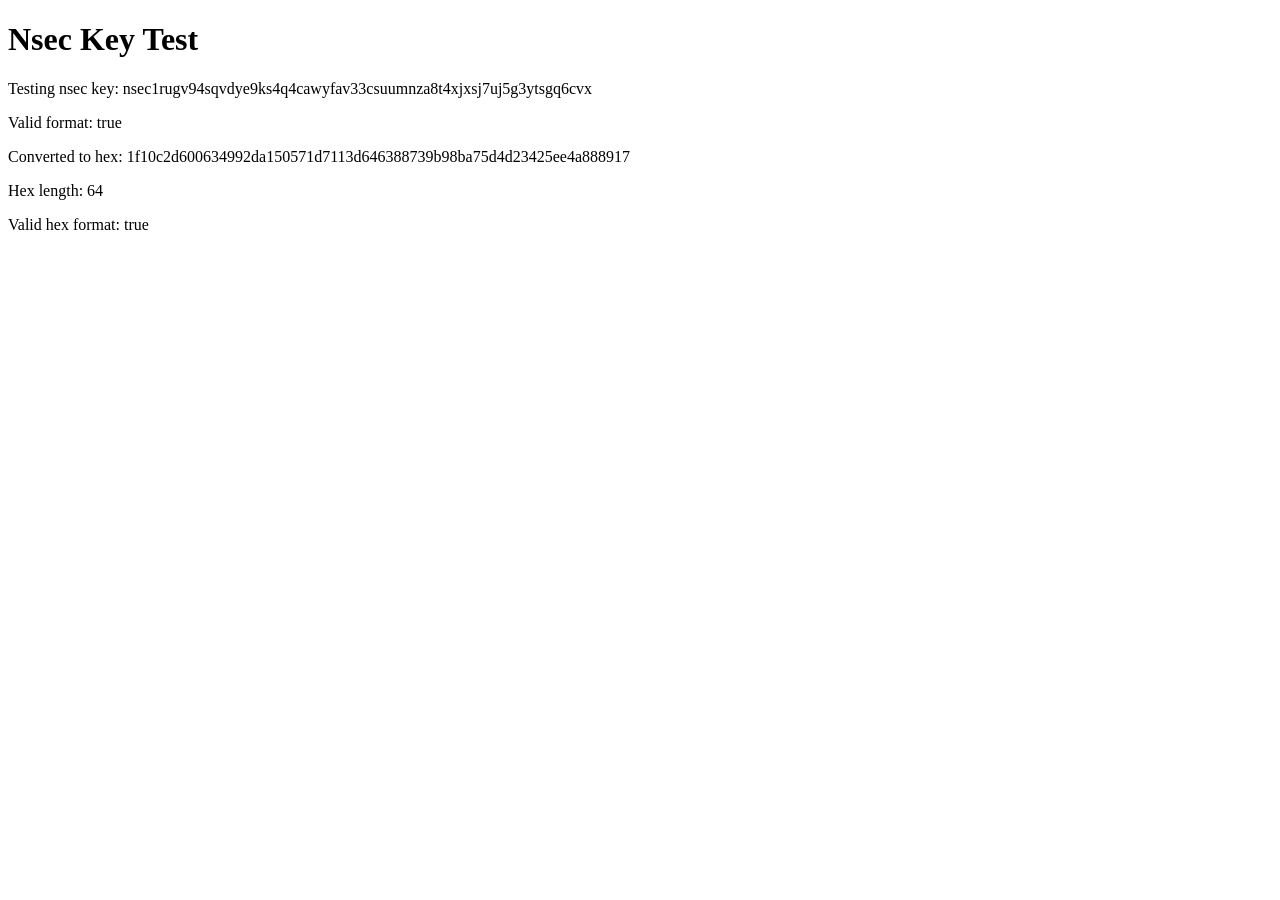
<file: public/test-browser-nsec.html>
<!DOCTYPE html>
<html>
<head>
    <title>Nsec Key Test</title>
</head>
<body>
    <h1>Nsec Key Test</h1>
    <div id="result"></div>
    
    <script>
        const testNsec = "nsec1rugv94sqvdye9ks4q4cawyfav33csuumnza8t4xjxsj7uj5g3ytsgq6cvx";
        
        function isValidNsecKey(key) {
            return /^nsec1[qpzry9x8gf2tvdw0s3jn54khce6mua7l]{58}$/.test(key);
        }
        
        async function nsecToHex(nsec) {
            try {
                if (!isValidNsecKey(nsec)) throw new Error('Invalid nsec format');
                const charset = 'qpzry9x8gf2tvdw0s3jn54khce6mua7l';
                const dataPart = nsec.slice(5);
                const values = [];
                for (let ch of dataPart) {
                    const idx = charset.indexOf(ch);
                    if (idx === -1) throw new Error('Invalid bech32 character');
                    values.push(idx);
                }
                const dataWords = values.slice(0, -6);
                let bits = 0;
                let buffer = 0;
                const bytes = [];
                for (const word of dataWords) {
                    buffer = (buffer << 5) | word;
                    bits += 5;
                    if (bits >= 8) {
                        bits -= 8;
                        bytes.push((buffer >> bits) & 0xff);
                    }
                }
                const privBytes = bytes.slice(0, 32);
                if (privBytes.length !== 32) throw new Error('Invalid decoded length');
                return Array.from(privBytes)
                    .map(b => b.toString(16).padStart(2, '0'))
                    .join('');
            } catch (error) {
                console.error('Error converting nsec to hex:', error);
                throw error;
            }
        }
        
        async function testKey() {
            const resultDiv = document.getElementById('result');
            resultDiv.innerHTML = '<p>Testing nsec key: ' + testNsec + '</p>';
            resultDiv.innerHTML += '<p>Valid format: ' + isValidNsecKey(testNsec) + '</p>';
            
            try {
                const hex = await nsecToHex(testNsec);
                resultDiv.innerHTML += '<p>Converted to hex: ' + hex + '</p>';
                resultDiv.innerHTML += '<p>Hex length: ' + hex.length + '</p>';
                resultDiv.innerHTML += '<p>Valid hex format: ' + /^[0-9a-fA-F]{64}$/.test(hex) + '</p>';
            } catch (error) {
                resultDiv.innerHTML += '<p style="color: red;">Error: ' + error.message + '</p>';
            }
        }
        
        testKey();
    </script>
</body>
</html>
</file>
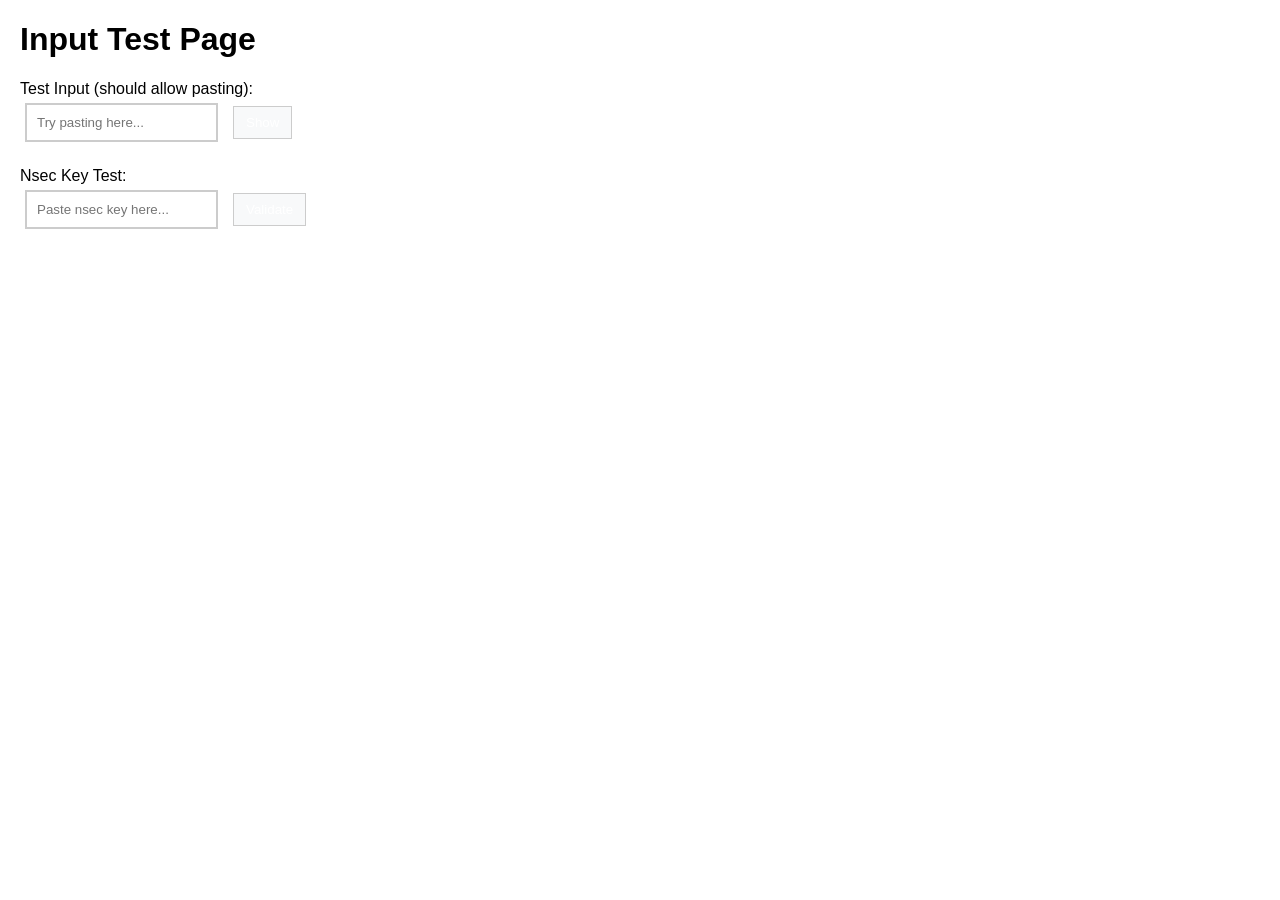
<file: public/test-input.html>
<!DOCTYPE html>
<html>
<head>
    <title>Input Test</title>
    <style>
        body { font-family: Arial, sans-serif; margin: 20px; }
        .input-group { margin: 20px 0; }
        input { padding: 10px; margin: 5px; border: 2px solid #ccc; }
        input.valid { border-color: green; }
        input.invalid { border-color: red; }
        button { padding: 10px 20px; background: #007bff; color: white; border: none; cursor: pointer; }
        .key-input-container { display: flex; align-items: center; }
        .key-toggle-btn { margin-left: 10px; padding: 8px 12px; background: #f8f9fa; border: 1px solid #ccc; cursor: pointer; }
    </style>
</head>
<body>
    <h1>Input Test Page</h1>
    
    <div class="input-group">
        <label>Test Input (should allow pasting):</label>
        <div class="key-input-container">
            <input type="text" id="testInput" placeholder="Try pasting here..." />
            <button type="button" id="toggleBtn" class="key-toggle-btn">Show</button>
        </div>
    </div>
    
    <div class="input-group">
        <label>Nsec Key Test:</label>
        <div class="key-input-container">
            <input type="text" id="nsecInput" placeholder="Paste nsec key here..." />
            <button type="button" id="validateBtn" class="key-toggle-btn">Validate</button>
        </div>
    </div>
    
    <div id="result"></div>
    
    <script>
        // Test input functionality
        const testInput = document.getElementById('testInput');
        const nsecInput = document.getElementById('nsecInput');
        const toggleBtn = document.getElementById('toggleBtn');
        const validateBtn = document.getElementById('validateBtn');
        const result = document.getElementById('result');
        
        // Toggle functionality
        toggleBtn.addEventListener('click', () => {
            if (testInput.type === 'text') {
                testInput.type = 'password';
                toggleBtn.textContent = 'Show';
            } else {
                testInput.type = 'text';
                toggleBtn.textContent = 'Hide';
            }
        });
        
        // Validation functionality
        function isValidNsecKey(key) {
            return /^nsec1[qpzry9x8gf2tvdw0s3jn54khce6mua7l]{58}$/.test(key.trim());
        }
        
        validateBtn.addEventListener('click', () => {
            const key = nsecInput.value;
            const isValid = isValidNsecKey(key);
            
            nsecInput.classList.remove('valid', 'invalid');
            nsecInput.classList.add(isValid ? 'valid' : 'invalid');
            
            result.innerHTML = `
                <h3>Validation Result:</h3>
                <p><strong>Key:</strong> ${key}</p>
                <p><strong>Length:</strong> ${key.length}</p>
                <p><strong>Valid:</strong> ${isValid ? '✅ Yes' : '❌ No'}</p>
            `;
        });
        
        // Test pasting
        testInput.addEventListener('paste', (e) => {
            console.log('Paste event detected');
            setTimeout(() => {
                console.log('Input value after paste:', testInput.value);
            }, 100);
        });
        
        nsecInput.addEventListener('paste', (e) => {
            console.log('Nsec paste event detected');
            setTimeout(() => {
                console.log('Nsec input value after paste:', nsecInput.value);
            }, 100);
        });
        
        console.log('Test page loaded successfully');
    </script>
</body>
</html>
</file>
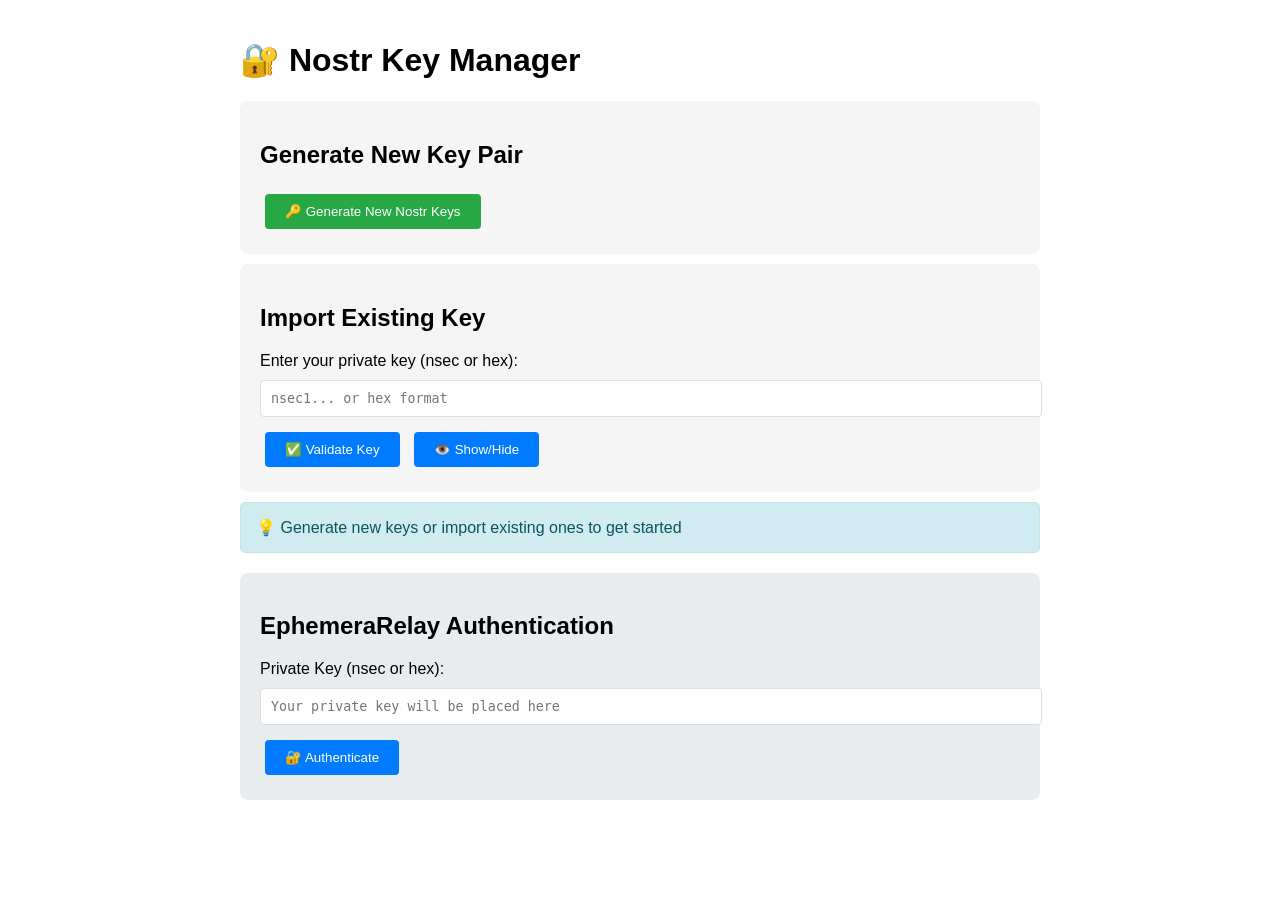
<file: public/test-key.html>
<!DOCTYPE html>
<html>
<head>
    <title>Nostr Key Manager</title>
    <style>
        body { 
            font-family: Arial, sans-serif; 
            margin: 20px; 
            max-width: 800px; 
            margin: 0 auto;
            padding: 20px;
        }
        .container {
            background: #f5f5f5;
            padding: 20px;
            border-radius: 8px;
            margin: 10px 0;
        }
        .result { 
            margin: 10px 0; 
            padding: 15px; 
            border-radius: 5px;
            word-break: break-all;
        }
        .success { 
            background-color: #d4edda; 
            border: 1px solid #c3e6cb; 
            color: #155724;
        }
        .error { 
            background-color: #f8d7da; 
            border: 1px solid #f5c6cb;
            color: #721c24;
        }
        .info {
            background-color: #d1ecf1;
            border: 1px solid #bee5eb;
            color: #0c5460;
        }
        input { 
            width: 100%; 
            padding: 10px; 
            margin: 10px 0; 
            border: 1px solid #ddd;
            border-radius: 4px;
            font-family: monospace;
        }
        button { 
            padding: 10px 20px; 
            background: #007bff; 
            color: white; 
            border: none; 
            cursor: pointer;
            border-radius: 4px;
            margin: 5px;
        }
        button:hover {
            background: #0056b3;
        }
        .danger {
            background: #dc3545;
        }
        .danger:hover {
            background: #c82333;
        }
        .success-btn {
            background: #28a745;
        }
        .success-btn:hover {
            background: #218838;
        }
        .key-display {
            background: #333;
            color: #0f0;
            padding: 10px;
            margin: 10px 0;
            border-radius: 4px;
            font-family: monospace;
            font-size: 12px;
        }
        .hidden {
            display: none;
        }
        .warning {
            background-color: #fff3cd;
            border: 1px solid #ffeaa7;
            color: #856404;
            padding: 10px;
            margin: 10px 0;
            border-radius: 4px;
        }
        #authSection {
            background: #e9ecef;
            padding: 20px;
            border-radius: 8px;
            margin-top: 20px;
        }
    </style>
</head>
<body>
    <h1>🔐 Nostr Key Manager</h1>
    
    <div class="container">
        <h2>Generate New Key Pair</h2>
        <button onclick="generateKeyPair()" class="success-btn">🔑 Generate New Nostr Keys</button>
        
        <div id="keyDisplay" class="hidden">
            <div class="warning">
                ⚠️ <strong>WARNING:</strong> Save your private key immediately! It will only be shown once.
            </div>
            
            <div class="key-display">
                <strong>Public Key (npub):</strong><br>
                <span id="publicKey"></span><br><br>
                
                <strong>Private Key (nsec):</strong><br>
                <span id="privateKey"></span><br><br>
                
                <strong>Hex Public Key:</strong><br>
                <span id="hexPublicKey"></span><br><br>
                
                <strong>Hex Private Key:</strong><br>
                <span id="hexPrivateKey"></span>
            </div>
            
            <button onclick="hideKeys()" class="danger">🚫 Hide Keys</button>
            <button onclick="saveToUSB()" class="success-btn">💾 Save to USB/File</button>
            <button onclick="applyPrivateKey()">🔓 Apply Private Key to Form</button>
        </div>
    </div>
    
    <div class="container">
        <h2>Import Existing Key</h2>
        <label>Enter your private key (nsec or hex):</label>
        <input type="password" id="keyInput" placeholder="nsec1... or hex format">
        <button onclick="testKey()">✅ Validate Key</button>
        <button onclick="toggleKeyVisibility()">👁️ Show/Hide</button>
    </div>
    
    <div id="result"></div>
    
    <div id="authSection">
        <h2>EphemeraRelay Authentication</h2>
        <form id="authForm">
            <label>Private Key (nsec or hex):</label>
            <input type="password" id="authKeyInput" placeholder="Your private key will be placed here">
            <button type="button" onclick="authenticate()">🔐 Authenticate</button>
        </form>
    </div>

    <script>
        // Nostr key generation utilities
        let currentKeyPair = null;

        // Bech32 implementation for Nostr
        const BECH32_CHARSET = 'qpzry9x8gf2tvdw0s3jn54khce6mua7l';
        
        function bech32Encode(prefix, data) {
            const values = [];
            for (let i = 0; i < data.length; i++) {
                values.push(data[i]);
            }
            
            const encoded = convertBits(values, 8, 5, true);
            let result = prefix + '1';
            
            for (let i = 0; i < encoded.length; i++) {
                result += BECH32_CHARSET[encoded[i]];
            }
            
            return result;
        }
        
        function convertBits(data, fromBits, toBits, pad) {
            let acc = 0;
            let bits = 0;
            const ret = [];
            const maxv = (1 << toBits) - 1;
            
            for (let i = 0; i < data.length; i++) {
                const value = data[i];
                acc = (acc << fromBits) | value;
                bits += fromBits;
                
                while (bits >= toBits) {
                    bits -= toBits;
                    ret.push((acc >> bits) & maxv);
                }
            }
            
            if (pad) {
                if (bits > 0) {
                    ret.push((acc << (toBits - bits)) & maxv);
                }
            }
            
            return ret;
        }
        
        function hexToBytes(hex) {
            const bytes = [];
            for (let i = 0; i < hex.length; i += 2) {
                bytes.push(parseInt(hex.substr(i, 2), 16));
            }
            return bytes;
        }
        
        function bytesToHex(bytes) {
            return Array.from(bytes, byte => byte.toString(16).padStart(2, '0')).join('');
        }
        
        // Generate random 32 bytes for private key
        function generatePrivateKey() {
            const privateKey = new Uint8Array(32);
            crypto.getRandomValues(privateKey);
            return bytesToHex(privateKey);
        }
        
        // Simple public key derivation (for demo - in production use proper secp256k1)
        function derivePublicKey(privateKeyHex) {
            // This is a simplified version - in production, use proper secp256k1 library
            // For now, we'll create a deterministic "public key" from the private key
            const hash = new Uint8Array(32);
            const encoder = new TextEncoder();
            const data = encoder.encode('public:' + privateKeyHex);
            
            // Simple hash function (not cryptographically secure - just for demo)
            for (let i = 0; i < data.length; i++) {
                hash[i % 32] ^= data[i];
            }
            
            return bytesToHex(hash);
        }
        
        function generateKeyPair() {
            const privateKeyHex = generatePrivateKey();
            const publicKeyHex = derivePublicKey(privateKeyHex);
            
            const privateKeyBytes = hexToBytes(privateKeyHex);
            const publicKeyBytes = hexToBytes(publicKeyHex);
            
            const nsec = bech32Encode('nsec', privateKeyBytes);
            const npub = bech32Encode('npub', publicKeyBytes);
            
            currentKeyPair = {
                privateKeyHex,
                publicKeyHex,
                nsec,
                npub
            };
            
            displayKeys();
        }
        
        function displayKeys() {
            document.getElementById('keyDisplay').classList.remove('hidden');
            document.getElementById('publicKey').textContent = currentKeyPair.npub;
            document.getElementById('privateKey').textContent = currentKeyPair.nsec;
            document.getElementById('hexPublicKey').textContent = currentKeyPair.publicKeyHex;
            document.getElementById('hexPrivateKey').textContent = currentKeyPair.privateKeyHex;
        }
        
        function hideKeys() {
            document.getElementById('keyDisplay').classList.add('hidden');
        }
        
        function saveToUSB() {
            if (!currentKeyPair) {
                alert('No keys generated yet!');
                return;
            }
            
            const keyData = {
                generated: new Date().toISOString(),
                warning: "KEEP YOUR PRIVATE KEY SECRET! Never share it with anyone.",
                publicKey: {
                    npub: currentKeyPair.npub,
                    hex: currentKeyPair.publicKeyHex
                },
                privateKey: {
                    nsec: currentKeyPair.nsec,
                    hex: currentKeyPair.privateKeyHex,
                    warning: "NEVER SHARE THIS! This gives full access to your Nostr identity."
                }
            };
            
            const jsonString = JSON.stringify(keyData, null, 2);
            const blob = new Blob([jsonString], { type: 'application/json' });
            const url = URL.createObjectURL(blob);
            
            const a = document.createElement('a');
            a.href = url;
            a.download = `nostr-keypair-${Date.now()}.json`;
            document.body.appendChild(a);
            a.click();
            document.body.removeChild(a);
            URL.revokeObjectURL(url);
            
            showResult('success', '✅ Key pair saved! Store this file securely on your USB drive.');
        }
        
        function applyPrivateKey() {
            if (!currentKeyPair) {
                alert('No keys generated yet!');
                return;
            }
            
            // Apply to the import field
            document.getElementById('keyInput').value = currentKeyPair.nsec;
            document.getElementById('keyInput').type = 'password';
            
            // Apply to the auth field
            document.getElementById('authKeyInput').value = currentKeyPair.nsec;
            
            showResult('success', '✅ Private key applied to forms (hidden for security)');
            
            // Auto-hide the keys after applying
            setTimeout(() => hideKeys(), 2000);
        }
        
        function toggleKeyVisibility() {
            const input = document.getElementById('keyInput');
            input.type = input.type === 'password' ? 'text' : 'password';
        }
        
        function isValidNsecKey(key) {
            return /^nsec1[qpzry9x8gf2tvdw0s3jn54khce6mua7l]{58}$/.test(key);
        }
        
        function isValidHexKey(key) {
            return /^[0-9a-fA-F]{64}$/.test(key);
        }
        
        function testKey() {
            const key = document.getElementById('keyInput').value.trim();
            const isNsec = isValidNsecKey(key);
            const isHex = isValidHexKey(key);
            
            if (isNsec || isHex) {
                showResult('success', `✅ Valid ${isNsec ? 'nsec' : 'hex'} key format!`);
            } else {
                let error = '❌ Invalid key format!\n\n';
                error += `Your key length: ${key.length}\n`;
                error += `Expected: 63 chars (nsec) or 64 chars (hex)\n`;
                
                if (key.startsWith('npub')) {
                    error += '\n⚠️ This appears to be a PUBLIC key (npub). You need a PRIVATE key (nsec).';
                }
                
                showResult('error', error);
            }
        }
        
        function authenticate() {
            const key = document.getElementById('authKeyInput').value.trim();
            
            if (!key) {
                showResult('error', '❌ Please enter a private key');
                return;
            }
            
            if (isValidNsecKey(key) || isValidHexKey(key)) {
                showResult('info', '🔄 Attempting authentication with EphemeraRelay...');
                
                // Here you would normally submit to the actual relay
                // For demo purposes, we'll just show success
                setTimeout(() => {
                    showResult('success', '✅ Key format valid! Ready to authenticate with relay.');
                }, 1000);
            } else {
                showResult('error', '❌ Invalid key format for authentication');
            }
        }
        
        function showResult(type, message) {
            const resultDiv = document.getElementById('result');
            resultDiv.innerHTML = `<div class="result ${type}">${message.replace(/\n/g, '<br>')}</div>`;
        }
        
        // Initialize
        window.onload = function() {
            showResult('info', '💡 Generate new keys or import existing ones to get started');
        };
    </script>
</body>
</html>
</file>
<file: public/css/styles.css>
:root {
  --primary-color: #4a90e2;
  --secondary-color: #2ecc71;
  --background-color: #f5f6fa;
  --text-color: #2c3e50;
  --border-color: #dcdde1;
  --shadow-color: rgba(0, 0, 0, 0.1);
}

* {
  margin: 0;
  padding: 0;
  box-sizing: border-box;
}

body {
  font-family: -apple-system, BlinkMacSystemFont, 'Segoe UI', Roboto, Oxygen, Ubuntu, Cantarell, sans-serif;
  line-height: 1.6;
  background-color: var(--background-color);
  color: var(--text-color);
}

.container {
  max-width: 1200px;
  margin: 0 auto;
  padding: 20px;
}

header {
  background-color: white;
  box-shadow: 0 2px 4px var(--shadow-color);
  padding: 1rem;
  margin-bottom: 2rem;
}

.header-content {
  display: flex;
  justify-content: space-between;
  align-items: center;
}

.logo {
  font-size: 1.5rem;
  font-weight: bold;
  color: var(--primary-color);
}

.network-status {
  display: flex;
  align-items: center;
  gap: 1rem;
}

.status-indicator {
  display: inline-flex;
  align-items: center;
  gap: 0.5rem;
  padding: 0.5rem 1rem;
  border-radius: 20px;
  background-color: white;
  box-shadow: 0 2px 4px var(--shadow-color);
}

.status-dot {
  width: 10px;
  height: 10px;
  border-radius: 50%;
}

.status-dot.online {
  background-color: var(--secondary-color);
}

.status-dot.offline {
  background-color: #e74c3c;
}

.card {
  background-color: white;
  border-radius: 8px;
  box-shadow: 0 2px 4px var(--shadow-color);
  padding: 1.5rem;
  margin-bottom: 1.5rem;
}

.storage-contribution {
  margin-top: 2rem;
}

.contribution-card {
  background-color: white;
  border-radius: 8px;
  box-shadow: 0 2px 4px var(--shadow-color);
  padding: 1.5rem;
}

.storage-info {
  margin-bottom: 1.5rem;
}

.storage-meter {
  height: 24px;
  background-color: var(--border-color);
  border-radius: 12px;
  overflow: hidden;
  margin: 1rem 0;
  position: relative;
}

.meter-fill {
  height: 100%;
  background-color: var(--primary-color);
  transition: width 0.3s ease;
  width: 0%;
}

.meter-text {
  position: absolute;
  top: 50%;
  left: 50%;
  transform: translate(-50%, -50%);
  color: white;
  font-size: 0.875rem;
  font-weight: 500;
  text-shadow: 0 1px 2px rgba(0, 0, 0, 0.2);
}

.storage-description {
  color: #666;
  font-size: 0.9rem;
}

.contribution-controls {
  margin-top: 1.5rem;
}

.control-group {
  display: flex;
  align-items: center;
  gap: 1rem;
  margin-bottom: 1rem;
}

input[type="range"] {
  flex: 1;
}

.primary-button {
  background-color: var(--primary-color);
  color: white;
  border: none;
  border-radius: 4px;
  padding: 0.75rem 1.5rem;
  font-size: 1rem;
  cursor: pointer;
  transition: background-color 0.2s;
}

.primary-button:hover {
  background-color: #357abd;
}

.primary-button:disabled {
  background-color: var(--border-color);
  cursor: not-allowed;
}

.secondary-button {
  background-color: #e74c3c;
  color: white;
  border: none;
  border-radius: 4px;
  padding: 0.75rem 1.5rem;
  font-size: 1rem;
  cursor: pointer;
  transition: background-color 0.2s;
}

.secondary-button:hover {
  background-color: #c0392b;
}

.contribution-status {
  margin-top: 1.5rem;
  padding-top: 1.5rem;
  border-top: 1px solid var(--border-color);
}

.status-grid {
  display: grid;
  grid-template-columns: repeat(auto-fit, minmax(200px, 1fr));
  gap: 1rem;
  margin: 1rem 0;
}

.status-item {
  display: flex;
  flex-direction: column;
  gap: 0.5rem;
}

.status-item label {
  font-size: 0.875rem;
  color: #666;
}

.status-item span {
  font-size: 1.125rem;
  font-weight: 500;
}

.event-monitor {
  margin-top: 2rem;
}

.event-list {
  max-height: 300px;
  overflow-y: auto;
  border: 1px solid var(--border-color);
  border-radius: 4px;
  padding: 1rem;
}

.event-item {
  padding: 0.75rem;
  border-bottom: 1px solid var(--border-color);
}

.event-item:last-child {
  border-bottom: none;
}

.event-timestamp {
  font-size: 0.875rem;
  color: #666;
}

.auth-form {
  padding: 1rem 0;
}

.input-group {
  display: flex;
  align-items: center;
  gap: 1rem;
  margin-bottom: 1rem;
}

.input-group label {
  min-width: 120px;
  font-weight: 500;
}

.input-group input {
  padding: 8px 12px;
  border: 1px solid var(--border-color);
  border-radius: 4px;
  font-size: 14px;
  width: 100%;
  transition: border-color 0.2s;
}

.input-group input:focus {
  outline: none;
  border-color: var(--primary-color);
}

.input-group input.invalid {
  border-color: #ff4444;
  background-color: #fff8f8;
}

.input-group input.invalid:focus {
  border-color: #ff4444;
  box-shadow: 0 0 0 2px rgba(255, 68, 68, 0.1);
}

.key-info {
  background-color: var(--background-color);
  border-radius: 4px;
  padding: 1rem;
  margin: 1rem 0;
}

.info-row {
  display: flex;
  justify-content: space-between;
  align-items: center;
  margin-bottom: 0.5rem;
}

.info-row:last-child {
  margin-bottom: 0;
}

.info-row label {
  font-weight: 500;
  color: #666;
}

#publicKeyDisplay {
  font-family: monospace;
  word-break: break-all;
}

@media (max-width: 768px) {
  .container {
    padding: 10px;
  }

  .header-content {
    flex-direction: column;
    gap: 1rem;
    text-align: center;
  }

  .network-status {
    justify-content: center;
  }

  .status-grid {
    grid-template-columns: 1fr;
  }
}
</file>
<file: public/css/nostr-interface.css>
/* Reset and base styles */
* {
    margin: 0;
    padding: 0;
    box-sizing: border-box;
}

body {
    font-family: -apple-system, BlinkMacSystemFont, 'Segoe UI', Roboto, Oxygen, Ubuntu, Cantarell, sans-serif;
    background-color: #f5f7fa;
    color: #333;
    line-height: 1.6;
}

/* App container */
.app-container {
    max-width: 1200px;
    margin: 0 auto;
    padding: 20px;
}

/* Header */
.app-header {
    background: white;
    padding: 20px;
    border-radius: 12px;
    box-shadow: 0 2px 10px rgba(0,0,0,0.1);
    margin-bottom: 20px;
}

.header-content {
    display: flex;
    justify-content: space-between;
    align-items: center;
}

.app-header h1 {
    color: #4a90e2;
    font-size: 24px;
    font-weight: 600;
}

.connection-status {
    display: flex;
    align-items: center;
    gap: 10px;
    font-size: 14px;
}

.status-indicator {
    color: #ff9500;
    font-weight: 500;
}

/* Main content */
.main-content {
    display: grid;
    grid-template-columns: 1fr 1fr;
    gap: 20px;
}

/* Sections */
section {
    background: white;
    padding: 24px;
    border-radius: 12px;
    box-shadow: 0 2px 10px rgba(0,0,0,0.1);
}

section h2 {
    color: #333;
    font-size: 18px;
    font-weight: 600;
    margin-bottom: 20px;
    display: flex;
    align-items: center;
    gap: 8px;
}

/* Input groups */
.input-group {
    margin-bottom: 16px;
}

.input-group label {
    display: block;
    margin-bottom: 8px;
    font-weight: 500;
    color: #555;
}

.input-group input,
.input-group textarea {
    width: 100%;
    padding: 12px;
    border: 2px solid #e1e5e9;
    border-radius: 8px;
    font-size: 14px;
    transition: border-color 0.3s ease;
}

.input-group input:focus,
.input-group textarea:focus {
    outline: none;
    border-color: #4a90e2;
}

/* Private key input styling */
#privateKey {
    font-family: 'Courier New', monospace;
    letter-spacing: 1px;
    background-color: #f8f9fa;
    border: 2px solid #e9ecef;
    transition: border-color 0.3s ease;
}

#privateKey:focus {
    border-color: #007bff;
    outline: none;
}

#privateKey.invalid {
    border-color: #dc3545;
    background-color: #fff5f5;
}

/* Add a show/hide toggle for the key */
.key-input-container {
    position: relative;
    display: flex;
    align-items: center;
}

.key-input-container input {
    flex: 1;
    margin-right: 10px;
}

.key-toggle-btn {
    background: none;
    border: 1px solid #ccc;
    padding: 8px 12px;
    cursor: pointer;
    border-radius: 4px;
    font-size: 12px;
}

.key-toggle-btn:hover {
    background-color: #f8f9fa;
}

/* Buttons */
.primary-button {
    background: #4a90e2;
    color: white;
    border: none;
    padding: 12px 24px;
    border-radius: 8px;
    font-size: 14px;
    font-weight: 500;
    cursor: pointer;
    transition: background-color 0.3s ease;
}

.primary-button:hover:not(:disabled) {
    background: #357abd;
}

.primary-button:disabled {
    background: #ccc;
    cursor: not-allowed;
}

.secondary-button {
    background: #6c757d;
    color: white;
    border: none;
    padding: 8px 16px;
    border-radius: 6px;
    font-size: 12px;
    cursor: pointer;
    transition: background-color 0.3s ease;
}

.secondary-button:hover {
    background: #5a6268;
}

/* Key info */
.key-info {
    background: #f8f9fa;
    padding: 16px;
    border-radius: 8px;
    margin-bottom: 16px;
}

.info-row {
    display: flex;
    justify-content: space-between;
    margin-bottom: 8px;
}

.info-row:last-child {
    margin-bottom: 0;
}

/* Relay list */
.relay-list {
    margin-top: 16px;
}

.relay-item {
    display: flex;
    justify-content: space-between;
    align-items: center;
    padding: 12px;
    background: #f8f9fa;
    border-radius: 6px;
    margin-bottom: 8px;
}

.relay-item.disconnected {
    opacity: 0.6;
}

.relay-status {
    font-size: 12px;
    color: #28a745;
}

.relay-status.disconnected {
    color: #dc3545;
}

/* Storage section */
.storage-card {
    background: #f8f9fa;
    padding: 20px;
    border-radius: 8px;
}

.storage-meter {
    position: relative;
    height: 20px;
    background: #e9ecef;
    border-radius: 10px;
    margin-bottom: 16px;
    overflow: hidden;
}

.meter-fill {
    height: 100%;
    background: linear-gradient(90deg, #28a745, #20c997);
    border-radius: 10px;
    transition: width 0.3s ease;
}

.meter-text {
    position: absolute;
    top: 50%;
    left: 50%;
    transform: translate(-50%, -50%);
    font-size: 12px;
    font-weight: 500;
    color: #333;
}

.storage-description {
    color: #666;
    font-size: 14px;
    margin-bottom: 16px;
}

.control-group {
    margin-bottom: 16px;
}

.control-group label {
    display: block;
    margin-bottom: 8px;
    font-weight: 500;
}

.control-group input[type="range"] {
    width: 100%;
    margin-bottom: 8px;
}

/* Status grid */
.status-grid {
    display: grid;
    grid-template-columns: 1fr 1fr;
    gap: 16px;
    margin-bottom: 16px;
}

.status-item {
    background: white;
    padding: 12px;
    border-radius: 6px;
    text-align: center;
}

.status-item label {
    display: block;
    font-size: 12px;
    color: #666;
    margin-bottom: 4px;
}

.status-item span {
    font-size: 16px;
    font-weight: 600;
    color: #333;
}

/* Event feed */
.event-feed {
    max-height: 400px;
    overflow-y: auto;
    border: 1px solid #e1e5e9;
    border-radius: 8px;
    padding: 16px;
    background: #f8f9fa;
}

.event-item {
    background: white;
    padding: 12px;
    border-radius: 6px;
    margin-bottom: 12px;
    box-shadow: 0 1px 3px rgba(0,0,0,0.1);
}

.event-header {
    display: flex;
    justify-content: space-between;
    margin-bottom: 8px;
    font-size: 12px;
    color: #666;
}

.event-author {
    font-weight: 500;
    color: #4a90e2;
}

.event-content {
    color: #333;
    line-height: 1.5;
}

/* Statistics */
.stats-section {
    grid-column: 1 / -1;
}

.stats-grid {
    display: grid;
    grid-template-columns: repeat(auto-fit, minmax(200px, 1fr));
    gap: 16px;
}

.stat-item {
    background: #f8f9fa;
    padding: 16px;
    border-radius: 8px;
    text-align: center;
}

.stat-item label {
    display: block;
    font-size: 12px;
    color: #666;
    margin-bottom: 4px;
}

.stat-item span {
    font-size: 20px;
    font-weight: 600;
    color: #333;
}

/* Responsive design */
@media (max-width: 768px) {
    .main-content {
        grid-template-columns: 1fr;
    }
    
    .stats-grid {
        grid-template-columns: repeat(2, 1fr);
    }
    
    .status-grid {
        grid-template-columns: 1fr;
    }
}

/* Feed section */
.feed-section {
    grid-column: 1 / -1;
}

.feed-controls {
    margin-bottom: 16px;
}

/* Event feed */
.event-feed {
    max-height: 300px;
    overflow-y: auto;
    border: 1px solid #e1e5e9;
    border-radius: 8px;
    padding: 16px;
    background: #f8f9fa;
}

.event-item {
    background: white;
    padding: 12px;
    border-radius: 6px;
    margin-bottom: 12px;
    box-shadow: 0 1px 3px rgba(0,0,0,0.1);
}

.event-header {
    display: flex;
    justify-content: space-between;
    margin-bottom: 8px;
    font-size: 12px;
    color: #666;
}

.event-author {
    font-weight: 500;
    color: #4a90e2;
}

.event-content {
    color: #333;
    line-height: 1.5;
}
</file>
